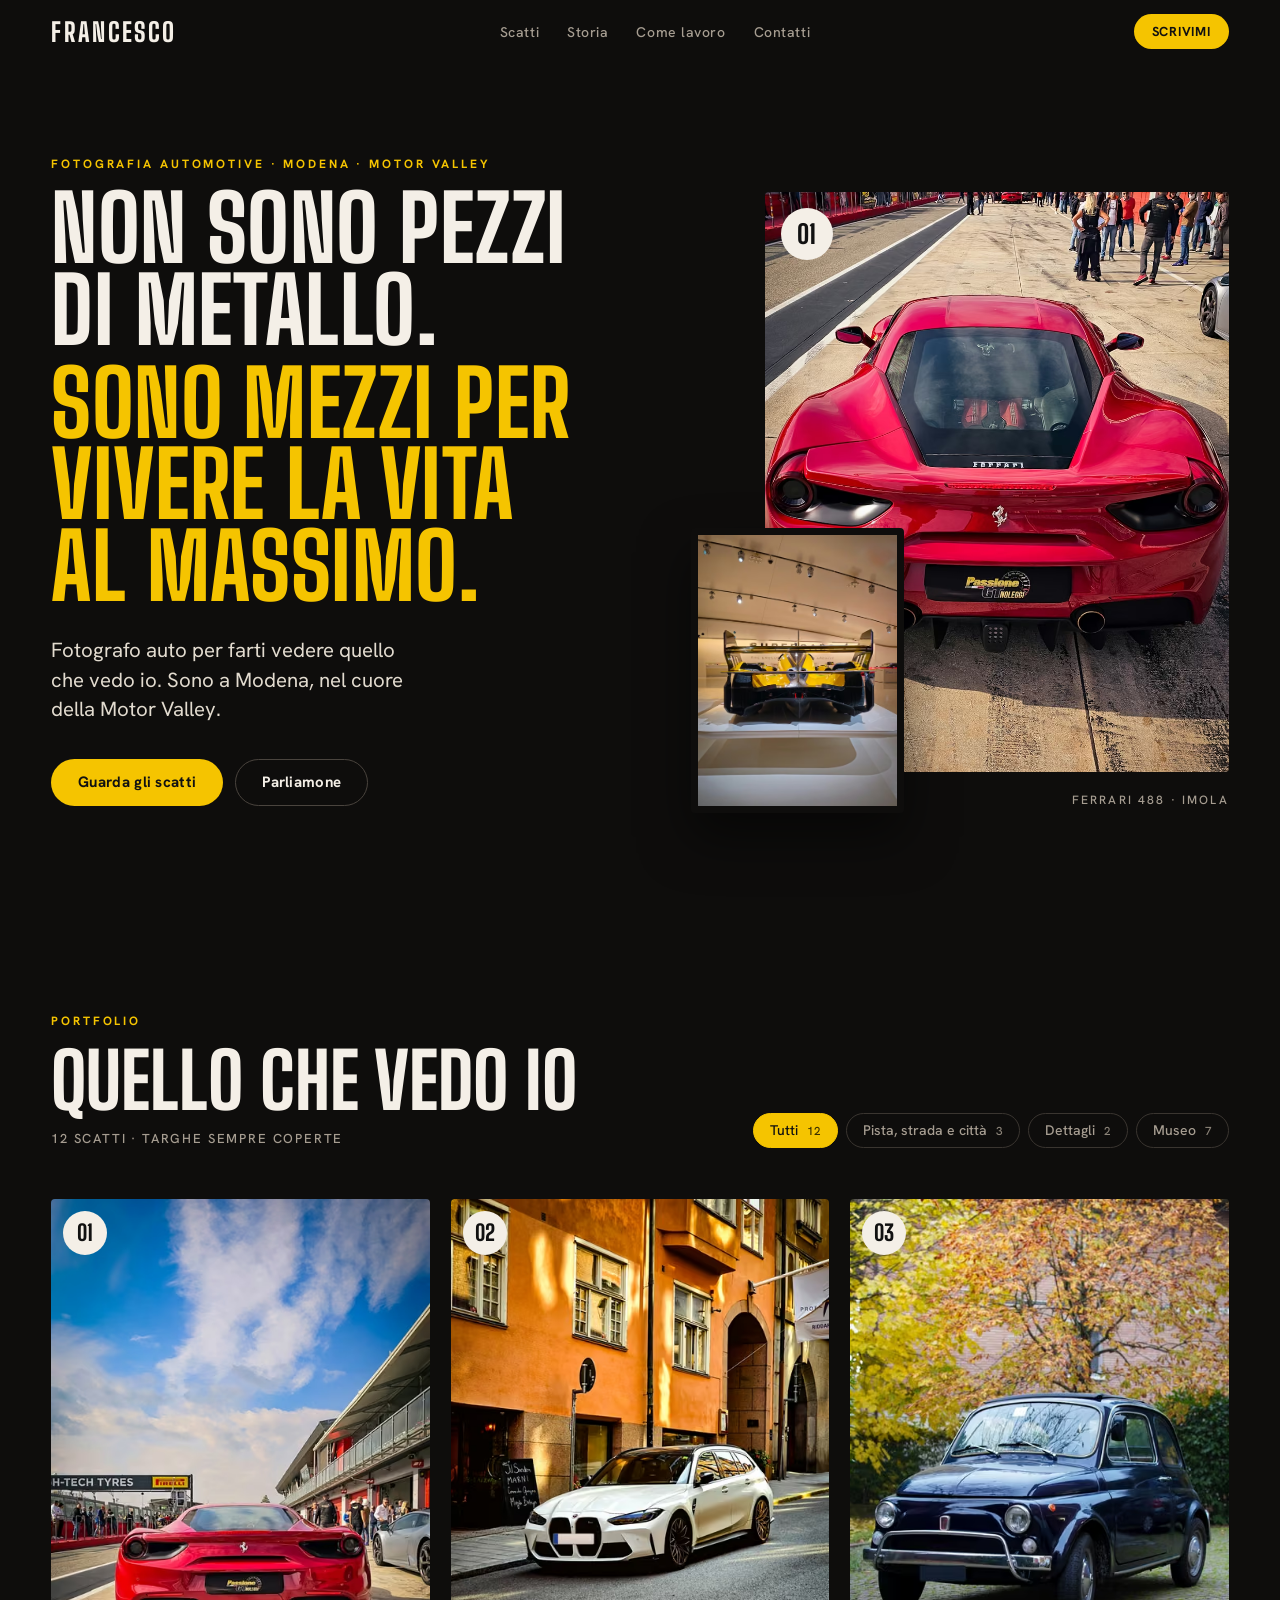
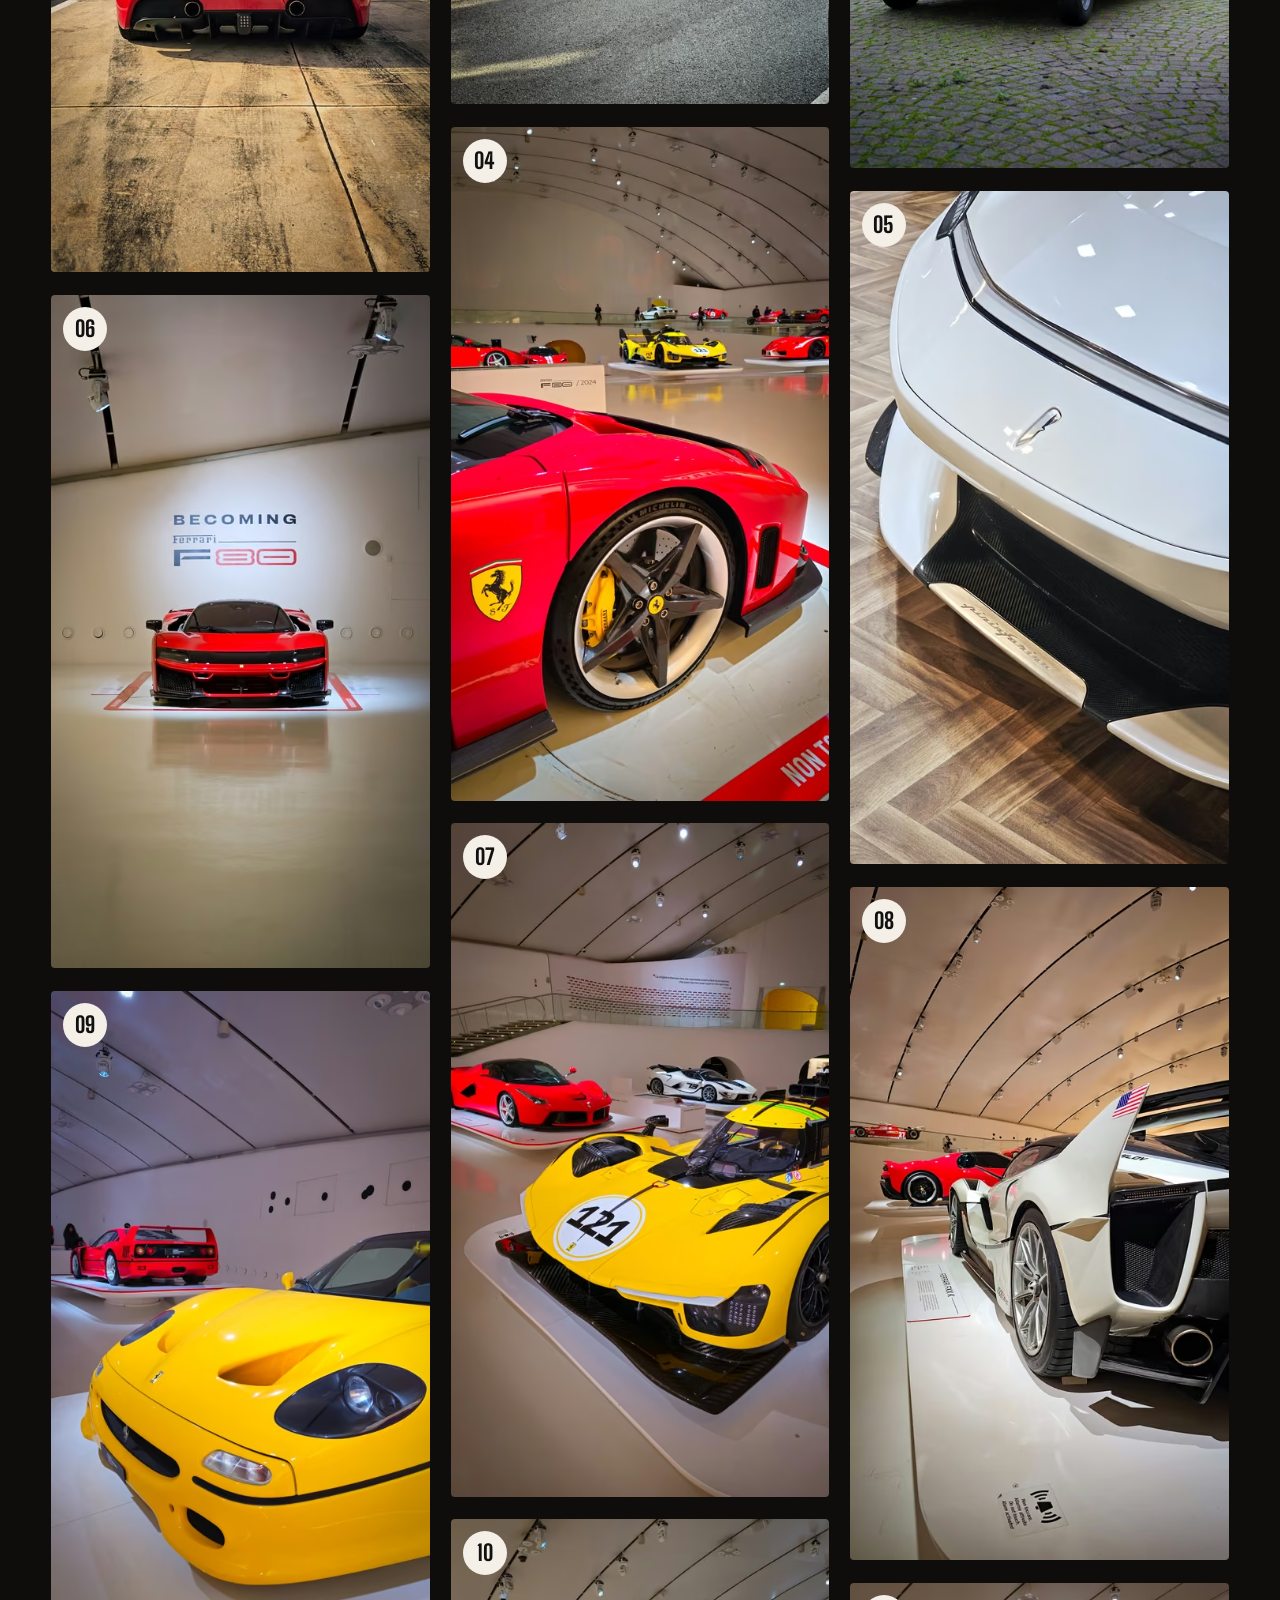
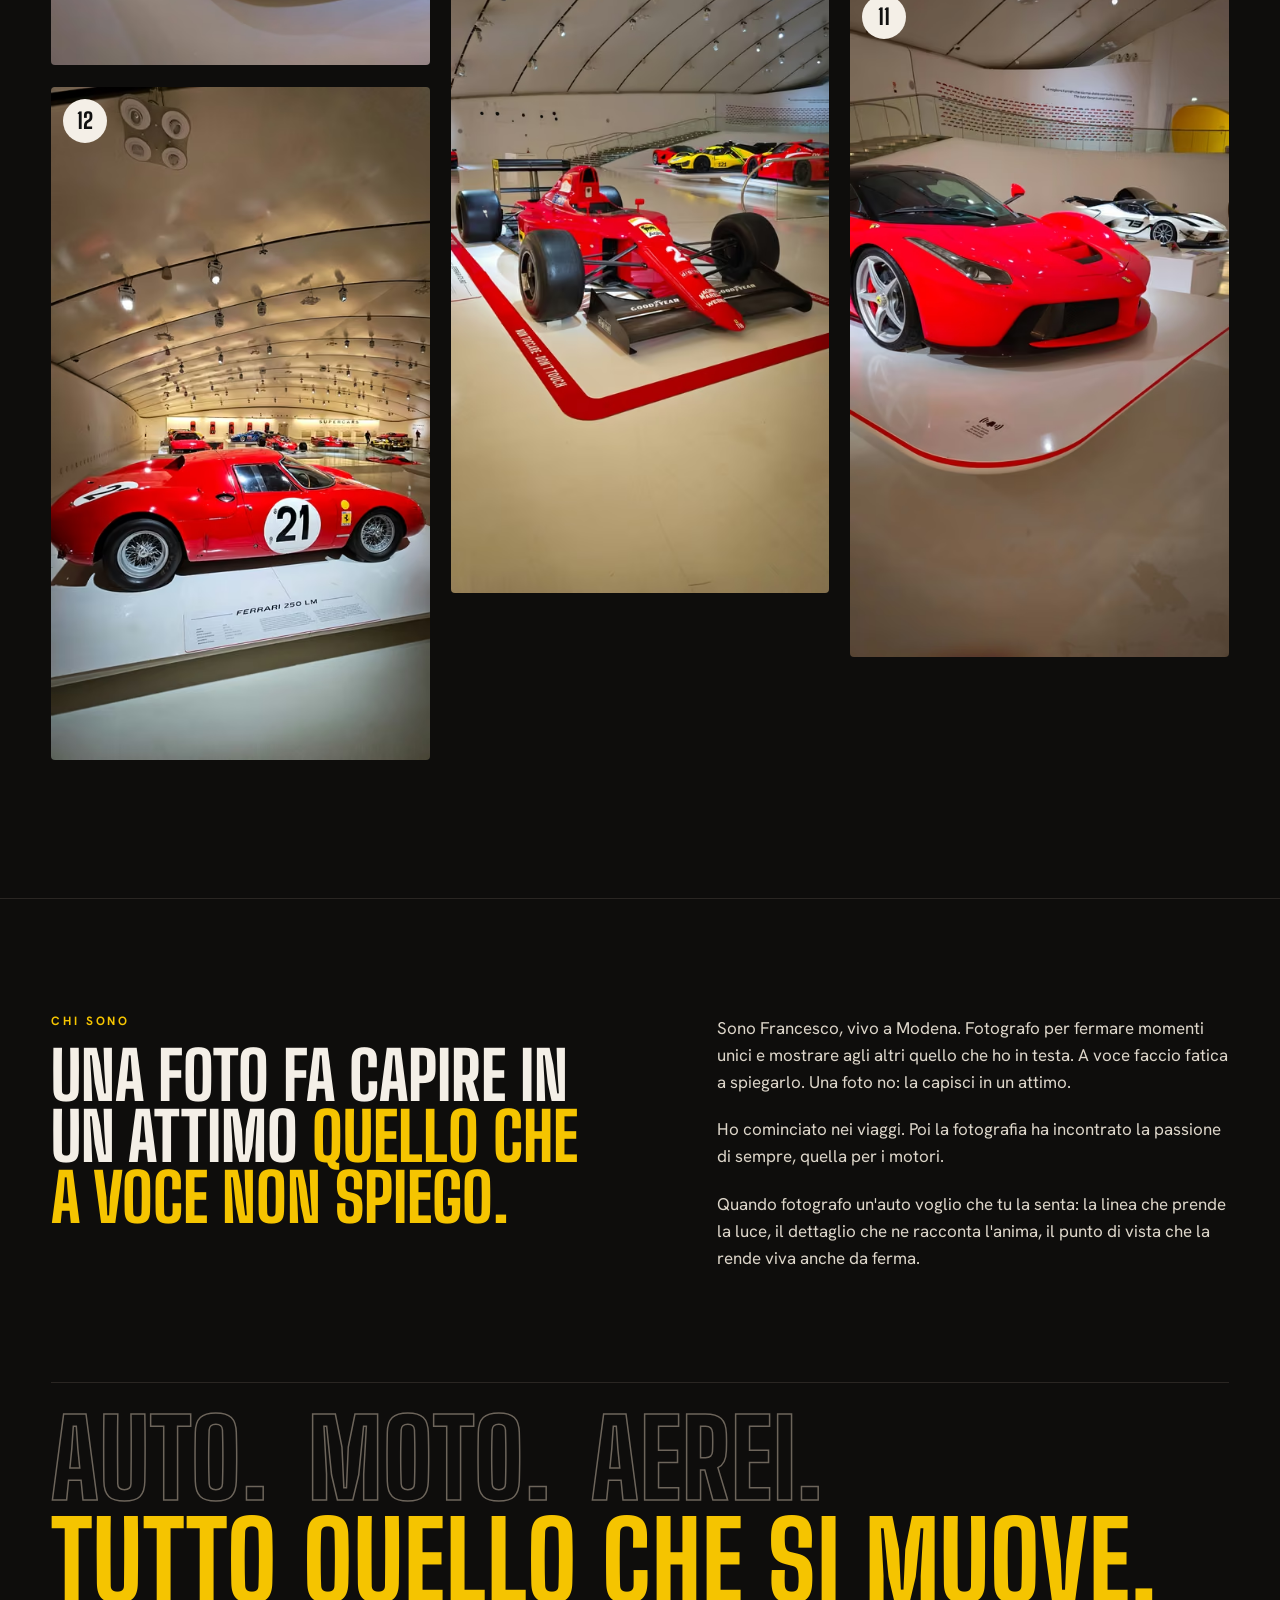
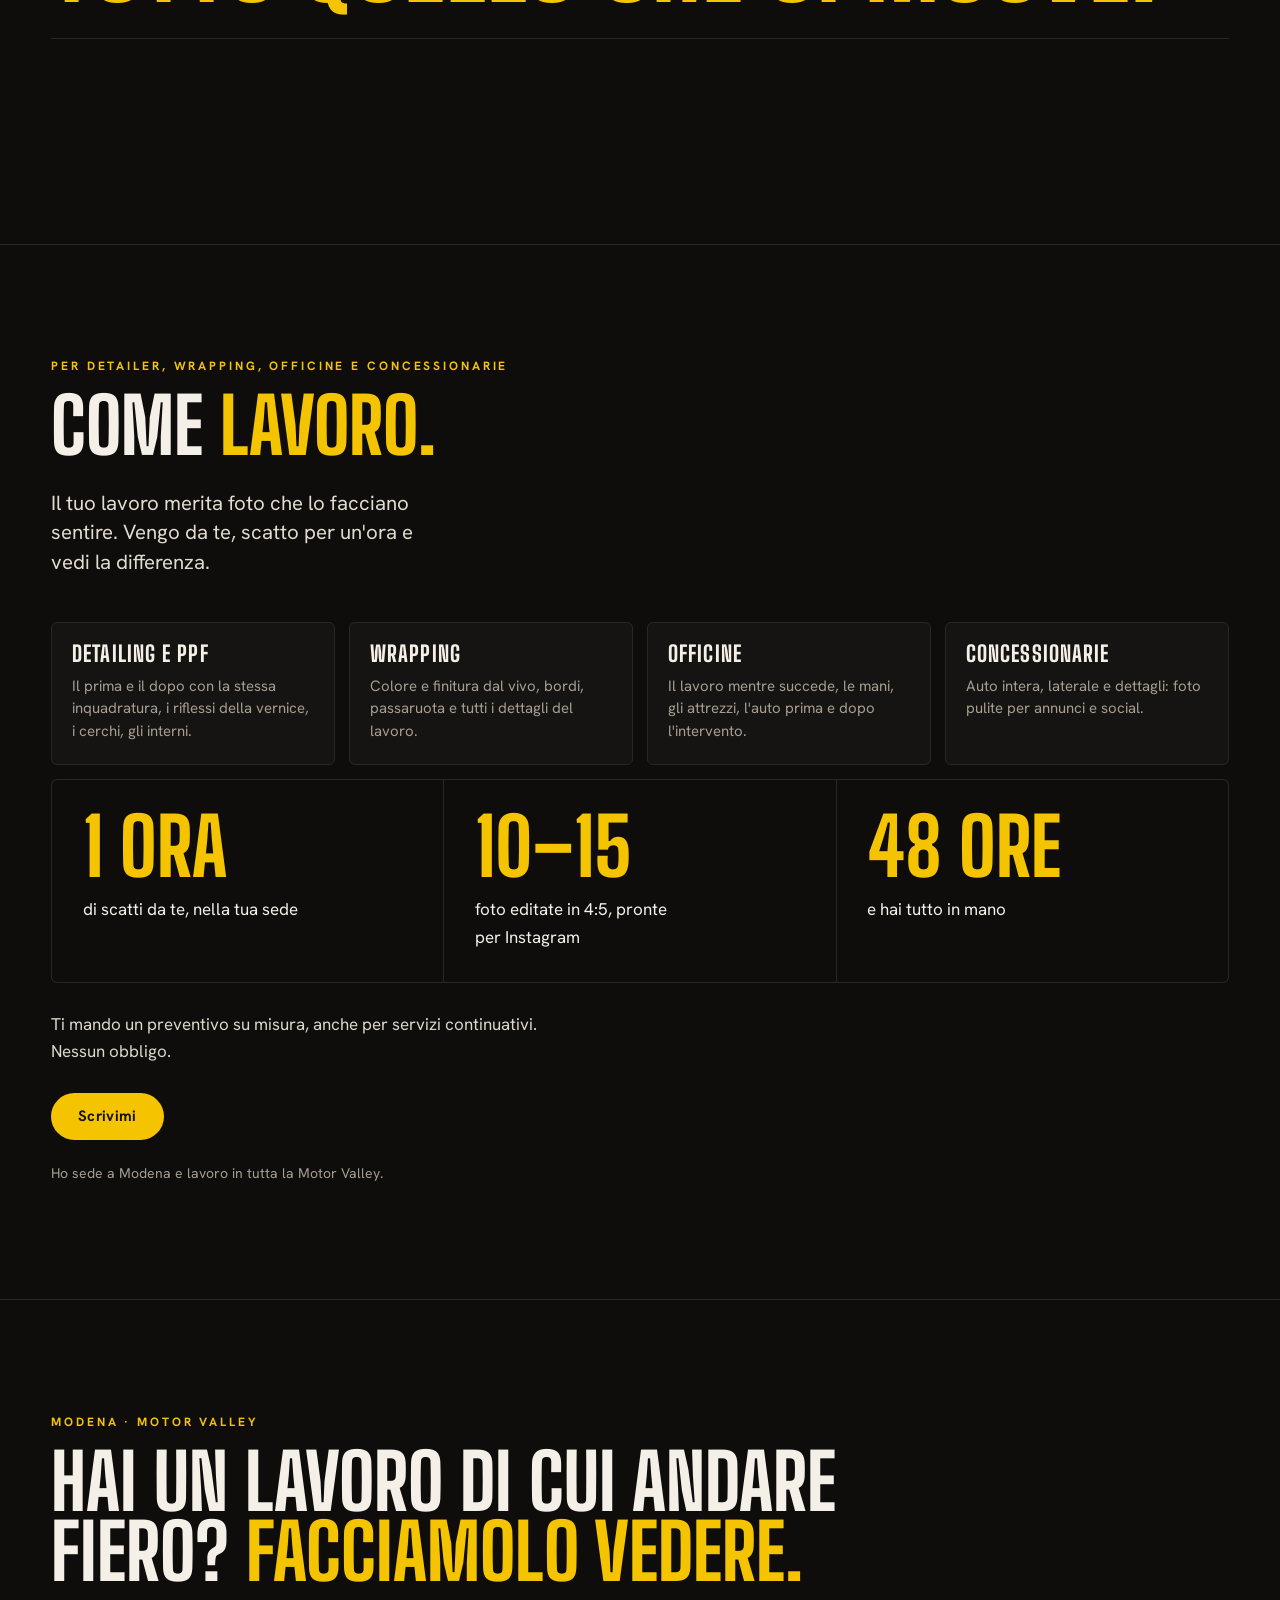
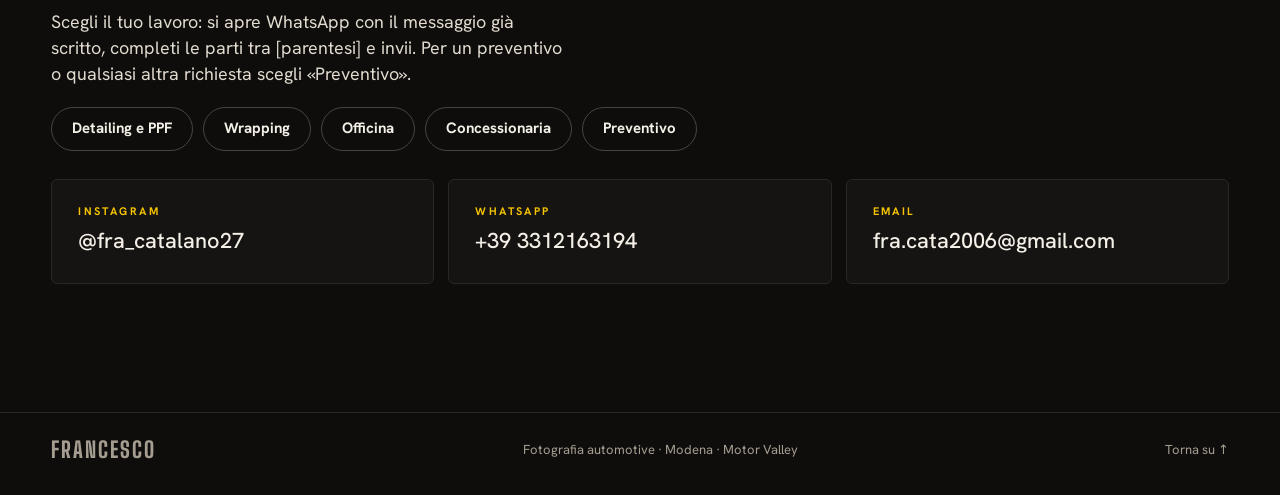
<file: index.html>
<!DOCTYPE html>
<html lang="it">
<head>
<meta charset="utf-8">
<meta name="viewport" content="width=device-width, initial-scale=1">
<title>Francesco · Fotografo auto a Modena, Motor Valley</title>
<meta name="description" content="Foto di auto per detailer, wrapping, officine e concessionarie a Modena, nella Motor Valley. Un'ora da te, 10-15 foto in 48 ore.">
<meta name="theme-color" content="#0e0d0c">
<meta name="color-scheme" content="dark">
<link rel="icon" href="favicon.svg" type="image/svg+xml">
<link rel="apple-touch-icon" href="apple-touch-icon.png">
<link rel="canonical" href="https://cataaa06.github.io/portfolio/">

<meta property="og:type" content="website">
<meta property="og:locale" content="it_IT">
<meta property="og:site_name" content="Francesco · Fotografia automotive">
<meta property="og:title" content="Francesco · Fotografo auto a Modena, Motor Valley">
<meta property="og:description" content="Non sono pezzi di metallo. Sono mezzi per vivere la vita al massimo. Un'ora da te, 10-15 foto in 48 ore.">
<meta property="og:url" content="https://cataaa06.github.io/portfolio/">
<meta property="og:image" content="https://cataaa06.github.io/portfolio/assets/og.jpg?v=3">
<meta property="og:image:width" content="1200">
<meta property="og:image:height" content="630">
<meta property="og:image:alt" content="Scritta «Non sono pezzi di metallo. Sono mezzi per vivere la vita al massimo» accanto a una Ferrari 488 ai box di Imola e a una Ferrari 499P gialla.">
<meta name="twitter:card" content="summary_large_image">
<meta name="twitter:title" content="Francesco · Fotografo auto a Modena, Motor Valley">
<meta name="twitter:description" content="Fotografo auto per farti vedere quello che vedo io. Un'ora da te, 10-15 foto in 48 ore.">
<meta name="twitter:image" content="https://cataaa06.github.io/portfolio/assets/og.jpg?v=3">
<meta name="twitter:image:alt" content="Scritta «Non sono pezzi di metallo. Sono mezzi per vivere la vita al massimo» accanto a una Ferrari 488 ai box di Imola e a una Ferrari 499P gialla.">

<link rel="preload" href="assets/fonts/big-shoulders-display-latin-800-normal.woff2" as="font" type="font/woff2" crossorigin>
<link rel="preload" href="assets/fonts/hanken-grotesk-latin-400-normal.woff2" as="font" type="font/woff2" crossorigin>
<!-- preload:start -->
<link rel="preload" as="image" type="image/avif" href="assets/img/ha-900.avif"
      imagesrcset="assets/img/ha-480.avif 480w, assets/img/ha-900.avif 900w, assets/img/ha-full.avif 1217w" imagesizes="(max-width: 560px) 88vw, (max-width: 1000px) 460px, 520px" fetchpriority="high">
<!-- preload:end -->
<link rel="stylesheet" href="assets/css/style.css?v=8">

<!-- ld:start -->
<script type="application/ld+json">
{"@context":"https://schema.org","@graph":[{"@type":"Person","@id":"https://cataaa06.github.io/portfolio/#francesco","name":"Francesco","jobTitle":"Fotografo automotive","url":"https://cataaa06.github.io/portfolio/","description":"Fotografo auto a Modena, nella Motor Valley.","address":{"@type":"PostalAddress","addressLocality":"Modena","addressCountry":"IT"},"email":"fra.cata2006@gmail.com","sameAs":["https://instagram.com/fra_catalano27"]},{"@type":"ImageGallery","@id":"https://cataaa06.github.io/portfolio/#scatti","name":"Quello che vedo io","url":"https://cataaa06.github.io/portfolio/#scatti","inLanguage":"it","creator":{"@id":"https://cataaa06.github.io/portfolio/#francesco"},"image":[{"@type":"ImageObject","contentUrl":"https://cataaa06.github.io/portfolio/assets/img/01-full.webp","name":"Ferrari 488","caption":"A pelo d'asfalto, ai box di Imola","description":"Ferrari 488 vista da dietro, dal basso, ai box di Imola","creator":{"@id":"https://cataaa06.github.io/portfolio/#francesco"}},{"@type":"ImageObject","contentUrl":"https://cataaa06.github.io/portfolio/assets/img/02-full.webp","name":"BMW M3 Touring","caption":"Bianca contro un muro arancione","description":"BMW M3 Touring bianca davanti a un muro arancione","creator":{"@id":"https://cataaa06.github.io/portfolio/#francesco"}},{"@type":"ImageObject","contentUrl":"https://cataaa06.github.io/portfolio/assets/img/03-full.webp","name":"Fiat 500","caption":"Blu profondo, un cortile d'autunno, il tempo che rallenta","description":"Fiat 500 d'epoca blu scuro in un cortile d'autunno","creator":{"@id":"https://cataaa06.github.io/portfolio/#francesco"}},{"@type":"ImageObject","contentUrl":"https://cataaa06.github.io/portfolio/assets/img/04-full.webp","name":"Dettaglio ruota","caption":"Scudetto, cerchio, pinza gialla: il cuore da vicino","description":"Ruota di una Ferrari rossa con scudetto e pinza gialla","creator":{"@id":"https://cataaa06.github.io/portfolio/#francesco"}},{"@type":"ImageObject","contentUrl":"https://cataaa06.github.io/portfolio/assets/img/05-full.webp","name":"Pininfarina","caption":"La firma, in un dettaglio","description":"Dettaglio della scritta Pininfarina su un'auto bianca","creator":{"@id":"https://cataaa06.github.io/portfolio/#francesco"}},{"@type":"ImageObject","contentUrl":"https://cataaa06.github.io/portfolio/assets/img/06-full.webp","name":"Ferrari F80","caption":"Ti guarda dritta negli occhi","description":"Ferrari F80 vista frontale sotto la scritta Becoming F80","creator":{"@id":"https://cataaa06.github.io/portfolio/#francesco"}},{"@type":"ImageObject","contentUrl":"https://cataaa06.github.io/portfolio/assets/img/07-full.webp","name":"Ferrari 499P","caption":"Il 121, così vicino che quasi lo senti","description":"Ferrari 499P gialla con il numero 121 in primo piano","creator":{"@id":"https://cataaa06.github.io/portfolio/#francesco"}},{"@type":"ImageObject","contentUrl":"https://cataaa06.github.io/portfolio/assets/img/08-full.webp","name":"Ferrari FXX K","caption":"Dal basso, con la bandiera sull'ala","description":"Ferrari FXX K bianca con la bandiera sull'ala, ripresa dal basso","creator":{"@id":"https://cataaa06.github.io/portfolio/#francesco"}},{"@type":"ImageObject","contentUrl":"https://cataaa06.github.io/portfolio/assets/img/09-full.webp","name":"Ferrari F50","caption":"Giallo acceso, con una F40 che osserva da dietro","description":"Ferrari F50 gialla in primo piano con una F40 rossa sullo sfondo","creator":{"@id":"https://cataaa06.github.io/portfolio/#francesco"}},{"@type":"ImageObject","contentUrl":"https://cataaa06.github.io/portfolio/assets/img/10-full.webp","name":"Ferrari F1-90","caption":"Rossa, in diagonale: sembra già in movimento","description":"Monoposto Ferrari F1-90 rossa in diagonale sul riquadro","creator":{"@id":"https://cataaa06.github.io/portfolio/#francesco"}},{"@type":"ImageObject","contentUrl":"https://cataaa06.github.io/portfolio/assets/img/11-full.webp","name":"LaFerrari","caption":"Il muso che ti viene incontro","description":"LaFerrari rossa vista dal muso, in primo piano","creator":{"@id":"https://cataaa06.github.io/portfolio/#francesco"}},{"@type":"ImageObject","contentUrl":"https://cataaa06.github.io/portfolio/assets/img/12-full.webp","name":"Ferrari 250 LM","caption":"Di profilo, numero 21: pura linea","description":"Ferrari 250 LM rossa con il numero 21, di profilo","creator":{"@id":"https://cataaa06.github.io/portfolio/#francesco"}}]}]}
</script>
<!-- ld:end -->
</head>
<body>

<a class="skip" href="#main">Vai ai contenuti</a>

<header class="bar" id="top">
  <a class="mark" href="#top" aria-label="Francesco, torna in cima">Francesco</a>
  <nav class="nav" aria-label="Sezioni">
    <a href="#scatti">Scatti</a>
    <a href="#storia">Storia</a>
    <a href="#shooting">Come lavoro</a>
    <a href="#contatti">Contatti</a>
  </nav>
  <div class="bar-end">
    <button class="menu-btn" type="button" popovertarget="menu" aria-label="Menu">
      <svg width="22" height="22" viewBox="0 0 22 22" aria-hidden="true" focusable="false"><path d="M3 7h16M3 15h16" stroke="currentColor" stroke-width="2" stroke-linecap="round"/></svg>
    </button>
    <a class="pill" href="#contatti">Scrivimi</a>
  </div>
  <nav class="menu" id="menu" popover aria-label="Sezioni">
    <a href="#scatti">Scatti</a>
    <a href="#storia">Storia</a>
    <a href="#shooting">Come lavoro</a>
    <a href="#contatti">Contatti</a>
  </nav>
</header>

<main id="main" tabindex="-1">

  <!-- HERO -->
  <section class="hero" aria-labelledby="h-hero">
    <div class="hero-copy">
      <p class="eyebrow">Fotografia automotive · Modena · Motor Valley</p>
      <h1 id="h-hero"><span class="ln">Non sono pezzi di metallo.</span> <span class="ln g">Sono mezzi per vivere la vita al massimo.</span></h1>
      <p class="lead">Fotografo auto per farti vedere quello che vedo io. Sono a Modena, nel cuore della Motor Valley.</p>
      <div class="cta">
        <a class="btn primary" href="#scatti">Guarda gli scatti</a>
        <a class="btn ghost" href="#contatti">Parliamone</a>
      </div>
    </div>
    <figure class="hero-art">
      <!-- hero:start -->
      <picture>
        <source type="image/avif" srcset="assets/img/ha-480.avif 480w, assets/img/ha-900.avif 900w, assets/img/ha-full.avif 1217w" sizes="(max-width: 560px) 88vw, (max-width: 1000px) 460px, 520px">
        <img src="assets/img/ha-900.webp" srcset="assets/img/ha-480.webp 480w, assets/img/ha-900.webp 900w, assets/img/ha-full.webp 1217w" sizes="(max-width: 560px) 88vw, (max-width: 1000px) 460px, 520px" width="900" height="1597" alt="Ferrari 488 vista da dietro, molto vicina e dal basso, ai box di Imola" class="a" fetchpriority="high" decoding="async">
      </picture>
      <picture>
        <source type="image/avif" srcset="assets/img/hb-480.avif 480w, assets/img/hb-900.avif 900w" sizes="(max-width: 1000px) 212px, 240px">
        <img src="assets/img/hb-900.webp" srcset="assets/img/hb-480.webp 480w, assets/img/hb-900.webp 900w" sizes="(max-width: 1000px) 212px, 240px" width="900" height="1599" alt="Vettura gialla con grande alettone posteriore, vista da dietro, al museo" class="b" decoding="async">
      </picture>
<!-- hero:end -->
      <span class="roundel">01</span>
      <figcaption>Ferrari 488 · Imola</figcaption>
    </figure>
  </section>

  <!-- SCATTI -->
  <section class="sec" id="scatti" aria-labelledby="h-scatti">
    <div class="sec-head">
      <div>
        <p class="eyebrow">Portfolio</p>
        <h2 id="h-scatti">Quello che vedo io</h2>
<!-- meta:start -->
        <p class="sec-meta">12 scatti · targhe sempre coperte</p>
<!-- meta:end -->
      </div>
      <div class="chips" role="group" aria-label="Filtra per tipo">
<!-- chips:start -->
        <button class="chip" type="button" data-f="all" aria-pressed="true">Tutti <small>12</small></button>
        <button class="chip" type="button" data-f="pista" aria-pressed="false">Pista, strada e città <small>3</small></button>
        <button class="chip" type="button" data-f="dettagli" aria-pressed="false">Dettagli <small>2</small></button>
        <button class="chip" type="button" data-f="museo" aria-pressed="false">Museo <small>7</small></button>
<!-- chips:end -->
      </div>
    </div>

    <div class="wall" id="wall">
<!-- gallery:start -->
      <a class="shot" data-cat="pista" data-n="01" data-title="Ferrari 488" data-cap="A pelo d&#x27;asfalto, ai box di Imola" data-exif="" href="assets/img/01-full.webp" data-avif="assets/img/01-full.avif" aria-haspopup="dialog">
        <picture>
          <source type="image/avif" srcset="assets/img/01-480.avif 480w, assets/img/01-900.avif 900w" sizes="(max-width: 1000px) 50vw, 33vw">
          <img src="assets/img/01-900.webp" srcset="assets/img/01-480.webp 480w, assets/img/01-900.webp 900w" sizes="(max-width: 1000px) 50vw, 33vw" width="900" height="1597" alt="Ferrari 488 vista da dietro, dal basso, ai box di Imola" loading="lazy" decoding="async">
        </picture>
        <span class="roundel" aria-hidden="true">01</span><span class="cap" aria-hidden="true"><b>Ferrari 488</b> Imola</span>
      </a>
      <a class="shot" data-cat="pista" data-n="02" data-title="BMW M3 Touring" data-cap="Bianca contro un muro arancione" data-exif="" href="assets/img/02-full.webp" data-avif="assets/img/02-full.avif" aria-haspopup="dialog">
        <picture>
          <source type="image/avif" srcset="assets/img/02-480.avif 480w, assets/img/02-900.avif 900w" sizes="(max-width: 1000px) 50vw, 33vw">
          <img src="assets/img/02-900.webp" srcset="assets/img/02-480.webp 480w, assets/img/02-900.webp 900w" sizes="(max-width: 1000px) 50vw, 33vw" width="900" height="1199" alt="BMW M3 Touring bianca davanti a un muro arancione" loading="lazy" decoding="async">
        </picture>
        <span class="roundel" aria-hidden="true">02</span><span class="cap" aria-hidden="true"><b>BMW M3 Touring</b> Strada</span>
      </a>
      <a class="shot" data-cat="pista" data-n="03" data-title="Fiat 500" data-cap="Blu profondo, un cortile d&#x27;autunno, il tempo che rallenta" data-exif="" href="assets/img/03-full.webp" data-avif="assets/img/03-full.avif" aria-haspopup="dialog">
        <picture>
          <source type="image/avif" srcset="assets/img/03-480.avif 480w, assets/img/03-900.avif 900w" sizes="(max-width: 1000px) 50vw, 33vw">
          <img src="assets/img/03-900.webp" srcset="assets/img/03-480.webp 480w, assets/img/03-900.webp 900w" sizes="(max-width: 1000px) 50vw, 33vw" width="900" height="1350" alt="Fiat 500 d&#x27;epoca blu scuro in un cortile d&#x27;autunno" loading="lazy" decoding="async">
        </picture>
        <span class="roundel" aria-hidden="true">03</span><span class="cap" aria-hidden="true"><b>Fiat 500</b> Città</span>
      </a>
      <a class="shot" data-cat="dettagli" data-n="04" data-title="Dettaglio ruota" data-cap="Scudetto, cerchio, pinza gialla: il cuore da vicino" data-exif="" href="assets/img/04-full.webp" data-avif="assets/img/04-full.avif" aria-haspopup="dialog">
        <picture>
          <source type="image/avif" srcset="assets/img/04-480.avif 480w, assets/img/04-900.avif 900w" sizes="(max-width: 1000px) 50vw, 33vw">
          <img src="assets/img/04-900.webp" srcset="assets/img/04-480.webp 480w, assets/img/04-900.webp 900w" sizes="(max-width: 1000px) 50vw, 33vw" width="900" height="1599" alt="Ruota di una Ferrari rossa con scudetto e pinza gialla" loading="lazy" decoding="async">
        </picture>
        <span class="roundel" aria-hidden="true">04</span><span class="cap" aria-hidden="true"><b>Dettaglio ruota</b> Dettaglio</span>
      </a>
      <a class="shot" data-cat="dettagli" data-n="05" data-title="Pininfarina" data-cap="La firma, in un dettaglio" data-exif="" href="assets/img/05-full.webp" data-avif="assets/img/05-full.avif" aria-haspopup="dialog">
        <picture>
          <source type="image/avif" srcset="assets/img/05-480.avif 480w, assets/img/05-900.avif 900w" sizes="(max-width: 1000px) 50vw, 33vw">
          <img src="assets/img/05-900.webp" srcset="assets/img/05-480.webp 480w, assets/img/05-900.webp 900w" sizes="(max-width: 1000px) 50vw, 33vw" width="900" height="1597" alt="Dettaglio della scritta Pininfarina su un&#x27;auto bianca" loading="lazy" decoding="async">
        </picture>
        <span class="roundel" aria-hidden="true">05</span><span class="cap" aria-hidden="true"><b>Pininfarina</b> Dettaglio</span>
      </a>
      <a class="shot" data-cat="museo" data-n="06" data-title="Ferrari F80" data-cap="Ti guarda dritta negli occhi" data-exif="" href="assets/img/06-full.webp" data-avif="assets/img/06-full.avif" aria-haspopup="dialog">
        <picture>
          <source type="image/avif" srcset="assets/img/06-480.avif 480w, assets/img/06-900.avif 900w" sizes="(max-width: 1000px) 50vw, 33vw">
          <img src="assets/img/06-900.webp" srcset="assets/img/06-480.webp 480w, assets/img/06-900.webp 900w" sizes="(max-width: 1000px) 50vw, 33vw" width="900" height="1597" alt="Ferrari F80 vista frontale sotto la scritta Becoming F80" loading="lazy" decoding="async">
        </picture>
        <span class="roundel" aria-hidden="true">06</span><span class="cap" aria-hidden="true"><b>Ferrari F80</b> Museo</span>
      </a>
      <a class="shot" data-cat="museo" data-n="07" data-title="Ferrari 499P" data-cap="Il 121, così vicino che quasi lo senti" data-exif="" href="assets/img/07-full.webp" data-avif="assets/img/07-full.avif" aria-haspopup="dialog">
        <picture>
          <source type="image/avif" srcset="assets/img/07-480.avif 480w, assets/img/07-900.avif 900w" sizes="(max-width: 1000px) 50vw, 33vw">
          <img src="assets/img/07-900.webp" srcset="assets/img/07-480.webp 480w, assets/img/07-900.webp 900w" sizes="(max-width: 1000px) 50vw, 33vw" width="900" height="1599" alt="Ferrari 499P gialla con il numero 121 in primo piano" loading="lazy" decoding="async">
        </picture>
        <span class="roundel" aria-hidden="true">07</span><span class="cap" aria-hidden="true"><b>Ferrari 499P</b> Museo</span>
      </a>
      <a class="shot" data-cat="museo" data-n="08" data-title="Ferrari FXX K" data-cap="Dal basso, con la bandiera sull&#x27;ala" data-exif="" href="assets/img/08-full.webp" data-avif="assets/img/08-full.avif" aria-haspopup="dialog">
        <picture>
          <source type="image/avif" srcset="assets/img/08-480.avif 480w, assets/img/08-900.avif 900w" sizes="(max-width: 1000px) 50vw, 33vw">
          <img src="assets/img/08-900.webp" srcset="assets/img/08-480.webp 480w, assets/img/08-900.webp 900w" sizes="(max-width: 1000px) 50vw, 33vw" width="900" height="1597" alt="Ferrari FXX K bianca con la bandiera sull&#x27;ala, ripresa dal basso" loading="lazy" decoding="async">
        </picture>
        <span class="roundel" aria-hidden="true">08</span><span class="cap" aria-hidden="true"><b>Ferrari FXX K</b> Museo</span>
      </a>
      <a class="shot" data-cat="museo" data-n="09" data-title="Ferrari F50" data-cap="Giallo acceso, con una F40 che osserva da dietro" data-exif="" href="assets/img/09-full.webp" data-avif="assets/img/09-full.avif" aria-haspopup="dialog">
        <picture>
          <source type="image/avif" srcset="assets/img/09-480.avif 480w, assets/img/09-900.avif 900w" sizes="(max-width: 1000px) 50vw, 33vw">
          <img src="assets/img/09-900.webp" srcset="assets/img/09-480.webp 480w, assets/img/09-900.webp 900w" sizes="(max-width: 1000px) 50vw, 33vw" width="900" height="1599" alt="Ferrari F50 gialla in primo piano con una F40 rossa sullo sfondo" loading="lazy" decoding="async">
        </picture>
        <span class="roundel" aria-hidden="true">09</span><span class="cap" aria-hidden="true"><b>Ferrari F50</b> Museo</span>
      </a>
      <a class="shot" data-cat="museo" data-n="10" data-title="Ferrari F1-90" data-cap="Rossa, in diagonale: sembra già in movimento" data-exif="" href="assets/img/10-full.webp" data-avif="assets/img/10-full.avif" aria-haspopup="dialog">
        <picture>
          <source type="image/avif" srcset="assets/img/10-480.avif 480w, assets/img/10-900.avif 900w" sizes="(max-width: 1000px) 50vw, 33vw">
          <img src="assets/img/10-900.webp" srcset="assets/img/10-480.webp 480w, assets/img/10-900.webp 900w" sizes="(max-width: 1000px) 50vw, 33vw" width="900" height="1599" alt="Monoposto Ferrari F1-90 rossa in diagonale sul riquadro" loading="lazy" decoding="async">
        </picture>
        <span class="roundel" aria-hidden="true">10</span><span class="cap" aria-hidden="true"><b>Ferrari F1-90</b> Museo</span>
      </a>
      <a class="shot" data-cat="museo" data-n="11" data-title="LaFerrari" data-cap="Il muso che ti viene incontro" data-exif="" href="assets/img/11-full.webp" data-avif="assets/img/11-full.avif" aria-haspopup="dialog">
        <picture>
          <source type="image/avif" srcset="assets/img/11-480.avif 480w, assets/img/11-900.avif 900w" sizes="(max-width: 1000px) 50vw, 33vw">
          <img src="assets/img/11-900.webp" srcset="assets/img/11-480.webp 480w, assets/img/11-900.webp 900w" sizes="(max-width: 1000px) 50vw, 33vw" width="900" height="1599" alt="LaFerrari rossa vista dal muso, in primo piano" loading="lazy" decoding="async">
        </picture>
        <span class="roundel" aria-hidden="true">11</span><span class="cap" aria-hidden="true"><b>LaFerrari</b> Museo</span>
      </a>
      <a class="shot" data-cat="museo" data-n="12" data-title="Ferrari 250 LM" data-cap="Di profilo, numero 21: pura linea" data-exif="" href="assets/img/12-full.webp" data-avif="assets/img/12-full.avif" aria-haspopup="dialog">
        <picture>
          <source type="image/avif" srcset="assets/img/12-480.avif 480w, assets/img/12-900.avif 900w" sizes="(max-width: 1000px) 50vw, 33vw">
          <img src="assets/img/12-900.webp" srcset="assets/img/12-480.webp 480w, assets/img/12-900.webp 900w" sizes="(max-width: 1000px) 50vw, 33vw" width="900" height="1597" alt="Ferrari 250 LM rossa con il numero 21, di profilo" loading="lazy" decoding="async">
        </picture>
        <span class="roundel" aria-hidden="true">12</span><span class="cap" aria-hidden="true"><b>Ferrari 250 LM</b> Museo</span>
      </a>
<!-- gallery:end -->
    </div>
    <p class="sr-only" id="status" role="status" aria-live="polite"></p>
  </section>

  <!-- STORIA -->
  <section class="sec story" id="storia" aria-labelledby="h-storia">
    <div class="story-grid">
      <div>
        <p class="eyebrow">Chi sono</p>
        <h2 id="h-storia">Una foto fa capire in un attimo <span class="g">quello che a voce non spiego.</span></h2>
      </div>
      <div class="text">
        <p>Sono Francesco, vivo a Modena. Fotografo per fermare momenti unici e mostrare agli altri quello che ho in testa. A voce faccio fatica a spiegarlo. Una foto no: la capisci in un attimo.</p>
        <p>Ho cominciato nei viaggi. Poi la fotografia ha incontrato la passione di sempre, quella per i motori.</p>
        <p>Quando fotografo un'auto voglio che tu la senta: la linea che prende la luce, il dettaglio che ne racconta l'anima, il punto di vista che la rende viva anche da ferma.</p>
      </div>
    </div>
    <p class="words"><span class="w">Auto.</span> <span class="w">Moto.</span> <span class="w">Aerei.</span> <span class="w g">Tutto quello che si muove.</span></p>
  </section>

  <!-- SHOOTING -->
  <section class="sec offer" id="shooting" aria-labelledby="h-shooting">
    <p class="eyebrow">Per detailer, wrapping, officine e concessionarie</p>
    <h2 id="h-shooting">Come <span class="g">lavoro.</span></h2>
    <p class="lead">Il tuo lavoro merita foto che lo facciano sentire. Vengo da te, scatto per un'ora e vedi la differenza.</p>
    <ul class="for" aria-label="Cosa fotografo, per ogni lavoro">
      <li><b>Detailing e PPF</b> <span>Il prima e il dopo con la stessa inquadratura, i riflessi della vernice, i cerchi, gli interni.</span></li>
      <li><b>Wrapping</b> <span>Colore e finitura dal vivo, bordi, passaruota e tutti i dettagli del lavoro.</span></li>
      <li><b>Officine</b> <span>Il lavoro mentre succede, le mani, gli attrezzi, l'auto prima e dopo l'intervento.</span></li>
      <li><b>Concessionarie</b> <span>Auto intera, laterale e dettagli: foto pulite per annunci e social.</span></li>
    </ul>
    <ol class="steps">
      <li><b>1 ora</b> <span>di scatti da te, nella tua sede</span></li>
      <li><b>10–15</b> <span>foto editate in 4:5, pronte per Instagram</span></li>
      <li><b>48 ore</b> <span>e hai tutto in mano</span></li>
    </ol>
    <p class="after">Ti mando un preventivo su misura, anche per servizi continuativi. Nessun obbligo.</p>
    <a class="btn primary" href="#contatti">Scrivimi</a>
    <p class="area">Ho sede a Modena e lavoro in tutta la Motor Valley.</p>
  </section>

  <!-- CONTATTI -->
  <section class="sec contact" id="contatti" aria-labelledby="h-contatti">
    <p class="eyebrow">Modena · Motor Valley</p>
    <h2 id="h-contatti">Hai un lavoro di cui andare fiero? <span class="g">Facciamolo vedere.</span></h2>
<!-- contact:start -->
    <p class="lead small">Scegli il tuo lavoro: si apre WhatsApp con il messaggio già scritto, completi le parti tra [parentesi] e invii. Per un preventivo o qualsiasi altra richiesta scegli «Preventivo».</p>
    <div class="wa-row" role="group" aria-label="Scrivimi su WhatsApp, messaggio già scritto per">
      <a class="wa" href="https://wa.me/393312163194?text=Ciao%20Francesco%2C%20sono%20%5Bnome%5D%20e%20faccio%20detailing%20e%20PPF%20a%20%5Bcitt%C3%A0%5D.%20Vorrei%20parlare%20di%20un%20lavoro." rel="noopener">Detailing e PPF</a>
      <a class="wa" href="https://wa.me/393312163194?text=Ciao%20Francesco%2C%20sono%20%5Bnome%5D%20e%20faccio%20wrapping%20a%20%5Bcitt%C3%A0%5D.%20Vorrei%20parlare%20di%20un%20lavoro." rel="noopener">Wrapping</a>
      <a class="wa" href="https://wa.me/393312163194?text=Ciao%20Francesco%2C%20ho%20un%27officina%20a%20%5Bcitt%C3%A0%5D.%20Vorrei%20parlare%20di%20un%20lavoro." rel="noopener">Officina</a>
      <a class="wa" href="https://wa.me/393312163194?text=Ciao%20Francesco%2C%20lavoro%20in%20una%20concessionaria%20a%20%5Bcitt%C3%A0%5D.%20Vorrei%20parlare%20di%20un%20lavoro." rel="noopener">Concessionaria</a>
      <a class="wa" href="https://wa.me/393312163194?text=Ciao%20Francesco%2C%20vorrei%20un%20preventivo%20per%20%5Btipo%20di%20lavoro%5D%20a%20%5Bcitt%C3%A0%5D." rel="noopener">Preventivo</a>
    </div>
    <div class="cards">
      <a class="card" href="https://instagram.com/fra_catalano27" rel="noopener"><small>Instagram</small> <span>@fra_catalano27</span></a>
      <a class="card" href="https://wa.me/393312163194?text=Ciao%20Francesco%2C%20ti%20scrivo%20dal%20tuo%20portfolio.%20%5Bla%20tua%20richiesta%5D" rel="noopener"><small>WhatsApp</small> <span>+39 3312163194</span></a>
      <a class="card" href="mailto:fra.cata2006@gmail.com?subject=Richiesta%20di%20informazioni%20o%20preventivo&amp;body=Ciao%20Francesco%2C%0A%0Asono%20%5Bnome%5D%20e%20mi%20occupo%20di%20%5Blavoro%5D%20a%20%5Bcitt%C3%A0%5D.%0AVorrei%3A%20%5Bparlare%20di%20un%20lavoro%20%2F%20un%20preventivo%5D.%0A%0AGrazie"><small>Email</small> <span>fra.cata2006@gmail.com</span></a>
    </div>
<!-- contact:end -->
  </section>
</main>

<footer class="foot">
  <span class="mark sm">Francesco</span>
  <span>Fotografia automotive · Modena · Motor Valley</span>
  <a href="#top">Torna su ↑</a>
</footer>

<!-- Lightbox -->
<dialog class="lb" id="lb" aria-labelledby="lbTitle">
  <div class="lb-top">
    <span class="lb-count" id="lbCount" aria-live="polite"></span>
    <button class="lb-x" id="lbClose" type="button" aria-label="Chiudi">&times;</button>
  </div>
  <div class="lb-stage" id="lbStage">
    <button class="lb-nav prev" id="lbPrev" type="button" aria-label="Foto precedente">&#8592;</button>
    <picture class="lb-pic"><source id="lbSrc" type="image/avif"><img id="lbImg" alt=""></picture>
    <button class="lb-nav next" id="lbNext" type="button" aria-label="Foto successiva">&#8594;</button>
  </div>
  <div class="lb-cap"><span class="roundel" id="lbNum"></span><div aria-live="polite"><b id="lbTitle"></b> <span id="lbText"></span> <small class="lb-exif" id="lbExif"></small></div></div>
</dialog>

<script src="assets/js/motion.js?v=4" defer></script>
<script src="assets/js/main.js?v=4" defer></script>
</body>
</html>
</file>
<file: assets/css/style.css>
/* Direzione: grafite caldo, giallo Modena come unico accento, numeri nei tondi bianchi delle livree da corsa. */
@font-face{font-family:"Big Shoulders Display";font-weight:700;font-style:normal;font-display:swap;src:url("../fonts/big-shoulders-display-latin-700-normal.woff2") format("woff2")}
@font-face{font-family:"Big Shoulders Display";font-weight:800;font-style:normal;font-display:swap;src:url("../fonts/big-shoulders-display-latin-800-normal.woff2") format("woff2")}
@font-face{font-family:"Hanken Grotesk";font-weight:400;font-style:normal;font-display:swap;src:url("../fonts/hanken-grotesk-latin-400-normal.woff2") format("woff2")}
@font-face{font-family:"Hanken Grotesk";font-weight:500;font-style:normal;font-display:swap;src:url("../fonts/hanken-grotesk-latin-500-normal.woff2") format("woff2")}
@font-face{font-family:"Hanken Grotesk";font-weight:700;font-style:normal;font-display:swap;src:url("../fonts/hanken-grotesk-latin-700-normal.woff2") format("woff2")}

:root{
  --ink:#0e0d0c;
  --ink2:#161412;
  --line:#2a2623;
  --paper:#f4efe7;
  --mute:#a69d91;
  --giallo:#f5c400;
  --display:"Big Shoulders Display","Arial Narrow",Impact,sans-serif;
  --body:"Hanken Grotesk",system-ui,-apple-system,"Segoe UI",sans-serif;
  --gut:clamp(18px,4vw,56px);
  --max:1360px;
  color-scheme:dark;
}
*{box-sizing:border-box}
html{overflow-x:clip;scroll-behavior:smooth;scroll-padding-top:76px;-webkit-text-size-adjust:100%}
body{margin:0;background:var(--ink);color:var(--paper);font:400 17px/1.6 var(--body);-webkit-font-smoothing:antialiased}
img{display:block;max-width:100%;height:auto}
a{color:inherit}
:focus-visible{outline:2px solid var(--giallo);outline-offset:3px}
.g{color:var(--giallo)}

/* header */
.bar{position:fixed;inset:0 0 auto 0;z-index:20;display:flex;align-items:center;justify-content:space-between;gap:20px;
  padding:14px var(--gut);transition:background .25s,border-color .25s;border-bottom:1px solid transparent}
.bar.on{background:rgba(14,13,12,.82);backdrop-filter:blur(14px);-webkit-backdrop-filter:blur(14px);border-color:var(--line)}
.mark{font:800 26px/1 var(--display);letter-spacing:.09em;text-transform:uppercase;text-decoration:none}
.mark.sm{font-size:22px}
.nav{display:flex;gap:28px}
.nav a{font:500 14px/1 var(--body);letter-spacing:.04em;color:var(--mute);text-decoration:none;padding:8px 0}
.nav a:hover{color:var(--paper)}
.pill{font:700 13px/1 var(--body);letter-spacing:.06em;text-transform:uppercase;text-decoration:none;
  background:var(--giallo);color:#111;padding:11px 18px;border-radius:999px;transition:background .15s}
.pill:hover{background:var(--paper)}
.bar-end{display:flex;align-items:center;gap:10px}
.menu-btn{display:none;place-items:center;width:44px;height:44px;padding:0;border:1px solid #3a3530;border-radius:50%;background:transparent;color:var(--paper);cursor:pointer}
.menu-btn:hover{border-color:var(--giallo);color:var(--giallo)}
.menu{position:fixed;inset:auto;top:68px;left:var(--gut);right:var(--gut);width:auto;margin:0;padding:8px;border:1px solid var(--line);border-radius:12px;
  background:rgba(22,20,18,.97);color:var(--paper);box-shadow:0 24px 60px rgba(0,0,0,.55)}
.menu::backdrop{background:rgba(10,9,8,.45)}
.menu a{display:block;padding:15px 16px;border-radius:8px;font:500 17px/1 var(--body);text-decoration:none}
.menu a:hover{background:var(--ink)}
@supports not selector(:popover-open){.menu-btn{display:none !important}}

/* accessibilità di base */
.skip{position:absolute;left:12px;top:-64px;z-index:40;padding:12px 18px;border-radius:999px;background:var(--giallo);color:#111;font:700 14px/1 var(--body);text-decoration:none}
.skip:focus{top:12px}
.sr-only{position:absolute;width:1px;height:1px;margin:-1px;padding:0;overflow:hidden;clip-path:inset(50%);white-space:nowrap;border:0}
main:focus{outline:none}

/* tipografia comune */
.eyebrow{margin:0 0 18px;font:700 12px/1 var(--body);letter-spacing:.24em;text-transform:uppercase;color:var(--giallo)}
h1,h2{margin:0;font-family:var(--display);font-weight:800;text-transform:uppercase;text-wrap:balance}
.lead{font-size:clamp(18px,1.6vw,22px);line-height:1.45;color:#e2dbcf;max-width:34ch;margin:28px 0 0}
.roundel{display:grid;place-items:center;width:44px;height:44px;border-radius:50%;background:var(--paper);color:#111;
  font:800 22px/1 var(--display);font-variant-numeric:tabular-nums}

/* bottoni */
.cta{display:flex;flex-wrap:wrap;gap:12px;margin-top:34px}
.btn{display:inline-block;padding:15px 26px;border-radius:999px;font:700 15px/1 var(--body);letter-spacing:.02em;text-decoration:none;
  border:1px solid transparent;transition:background .15s,color .15s,border-color .15s}
.btn.primary{background:var(--giallo);color:#111}
.btn.primary:hover{background:var(--paper)}
.btn.ghost{border-color:#4a443e;color:var(--paper)}
.btn.ghost:hover{border-color:var(--giallo);color:var(--giallo)}

/* hero */
.hero{min-height:100svh;max-width:var(--max);margin:0 auto;padding:120px var(--gut) 56px;
  display:grid;grid-template-columns:minmax(0,7fr) minmax(0,5fr);gap:clamp(28px,5vw,80px);align-items:center}
.hero h1{font-size:clamp(46px,7.1vw,124px);line-height:.9;letter-spacing:.005em}
/* entrata solo con transform: il testo e la foto sono subito visibili (LCP) */
.hero h1 .ln{display:block;animation:rise .7s cubic-bezier(.2,.7,.2,1) both}
.hero h1 .ln.g{animation-delay:.08s;margin-top:.12em}
.hero .eyebrow,.hero .lead,.hero .cta{animation:rise .7s cubic-bezier(.2,.7,.2,1) .16s both}
.hero-art{position:relative;margin:0;justify-self:end;width:100%;max-width:520px;animation:rise .8s cubic-bezier(.2,.7,.2,1) .05s both}
.hero-art .a{width:100%;aspect-ratio:4/5;object-fit:cover;object-position:50% 62%;border-radius:4px}
.hero-art .b{position:absolute;left:-16%;bottom:-7%;width:46%;aspect-ratio:3/4;object-fit:cover;border:7px solid var(--ink);border-radius:4px;
  box-shadow:0 24px 50px rgba(0,0,0,.5)}
.hero-art .roundel{position:absolute;top:16px;left:16px;width:52px;height:52px;font-size:26px}
.hero-art figcaption{position:absolute;right:0;bottom:-34px;font:500 12px/1 var(--body);letter-spacing:.18em;text-transform:uppercase;color:var(--mute)}
@keyframes rise{from{transform:translateY(20px)}to{transform:none}}

/* sezioni */
.sec{max-width:var(--max);margin:0 auto;padding:clamp(64px,9vw,128px) var(--gut)}
.sec h2{font-size:clamp(44px,6vw,96px);line-height:.92}
.sec-head{display:flex;flex-wrap:wrap;align-items:flex-end;justify-content:space-between;gap:24px;margin-bottom:clamp(28px,4vw,52px)}
.chips{display:flex;flex-wrap:wrap;gap:8px}
.chip{border:1px solid #3a3530;background:transparent;color:var(--mute);padding:9px 16px;border-radius:999px;cursor:pointer;
  font:500 14px/1 var(--body);transition:all .15s}
.chip small{margin-left:5px;color:#8c8479}
.chip:hover{color:var(--paper);border-color:var(--mute)}
.chip[aria-pressed="true"]{background:var(--giallo);border-color:var(--giallo);color:#111}
.chip[aria-pressed="true"] small{color:#3a3000}

/* galleria a colonne */
.wall{columns:3;column-gap:clamp(12px,1.6vw,22px)}
.shot{position:relative;display:block;break-inside:avoid;margin:0 0 clamp(12px,1.6vw,22px);overflow:hidden;border-radius:4px;background:var(--ink2);cursor:zoom-in}
.shot[hidden]{display:none}
/* con JS le foto sono distribuite in colonne nell'ordine di lettura (vedi main.js); senza JS restano le colonne CSS */
.wall.is-grid{columns:auto;display:grid;grid-template-columns:repeat(3,minmax(0,1fr));grid-auto-rows:8px;column-gap:clamp(12px,1.6vw,22px);row-gap:0}
.wall.is-grid .shot{margin:0;align-self:start}
.shot img{width:100%;height:auto;transition:transform .6s cubic-bezier(.2,.7,.2,1)}
.shot:hover img{transform:scale(1.035)}
.shot .roundel{position:absolute;top:12px;left:12px}
.shot .cap{position:absolute;inset:auto 0 0 0;padding:42px 16px 14px;background:linear-gradient(to top,rgba(10,9,8,.92) 0%,rgba(10,9,8,.74) 60%,transparent);text-shadow:0 1px 3px rgba(0,0,0,.55);
  font:500 12px/1.3 var(--body);letter-spacing:.14em;text-transform:uppercase;color:#e6dfd3;opacity:0;transform:translateY(8px);transition:all .3s}
.shot .cap b{display:block;font:800 22px/1 var(--display);letter-spacing:.05em;color:var(--paper);margin-bottom:4px}
.shot:hover .cap,.shot:focus-visible .cap{opacity:1;transform:none}
@media (hover:none){.shot .cap{opacity:1;transform:none}}
.sec-meta{margin:14px 0 0;font:500 13px/1.4 var(--body);letter-spacing:.14em;text-transform:uppercase;color:var(--mute)}

/* storia */
.story{border-top:1px solid var(--line)}
.story-grid{display:grid;grid-template-columns:minmax(0,1.15fr) minmax(0,1fr);gap:clamp(28px,6vw,96px);align-items:start}
.story h2{font-size:clamp(40px,5.2vw,84px)}
.text p{margin:0 0 20px;color:#ddd6ca;max-width:54ch}
.words{display:flex;flex-wrap:wrap;gap:0 clamp(18px,3vw,44px);margin:clamp(48px,7vw,96px) 0;
  font:800 clamp(44px,8.4vw,150px)/.95 var(--display);text-transform:uppercase;letter-spacing:.01em;
  border-top:1px solid var(--line);border-bottom:1px solid var(--line);padding:clamp(14px,2vw,28px) 0}
.words .w:not(.g){color:transparent;-webkit-text-stroke:1.5px #6d655b}

/* offerta */
.offer{border-top:1px solid var(--line)}
.steps{list-style:none;margin:48px 0 40px;padding:0;display:grid;grid-template-columns:repeat(3,minmax(0,1fr));
  border:1px solid var(--line);border-radius:6px;overflow:hidden;background:var(--line);gap:1px}
.steps li{background:var(--ink);padding:clamp(22px,2.4vw,34px)}
.steps b{display:block;font:800 clamp(52px,6.2vw,100px)/.9 var(--display);color:var(--giallo);text-transform:uppercase}
.steps span{display:block;margin-top:14px;max-width:22ch;color:var(--paper)}
.for{list-style:none;margin:44px 0 0;padding:0;display:grid;grid-template-columns:repeat(4,minmax(0,1fr));gap:14px}
.for li{padding:20px 20px 22px;background:var(--ink2);border:1px solid var(--line);border-radius:6px}
.for b{display:block;margin-bottom:10px;font:800 22px/1 var(--display);letter-spacing:.05em;text-transform:uppercase;color:var(--paper)}
.for span{display:block;font-size:15px;line-height:1.5;color:var(--mute)}
.offer .steps{margin:14px 0 28px}
.after{margin:0 0 28px;max-width:54ch;color:#ddd6ca}
.area{margin:22px 0 0;font-size:14px;color:var(--mute)}

/* contatti */
.contact{border-top:1px solid var(--line);padding-bottom:clamp(72px,10vw,140px)}
.cards{display:grid;grid-template-columns:repeat(3,minmax(0,1fr));gap:14px;margin-top:44px}
.card{display:flex;flex-direction:column;gap:10px;padding:26px 26px 28px;background:var(--ink2);border:1px solid var(--line);border-radius:6px;text-decoration:none;
  transition:border-color .2s,transform .2s}
.card:hover{border-color:var(--giallo);transform:translateY(-3px)}
.lead.small{margin:22px 0 0;font-size:clamp(16px,1.4vw,18px);max-width:52ch}
.wa-row{display:flex;flex-wrap:wrap;gap:10px;margin-top:20px}
.wa{display:inline-flex;align-items:center;min-height:44px;padding:0 20px;border:1px solid #4a443e;border-radius:999px;color:var(--paper);
  font:700 15px/1 var(--body);text-decoration:none;transition:border-color .15s,color .15s}
.wa:hover{border-color:var(--giallo);color:var(--giallo)}
.wa-row + .cards{margin-top:28px}
.card small{font:700 11px/1 var(--body);letter-spacing:.22em;text-transform:uppercase;color:var(--giallo)}
.card span{font:500 clamp(17px,1.7vw,22px)/1.3 var(--body);word-break:break-word}

.foot{display:flex;flex-wrap:wrap;gap:12px 28px;align-items:center;justify-content:space-between;max-width:var(--max);margin:0 auto;
  padding:26px var(--gut) 34px;border-top:1px solid var(--line);font-size:13px;color:var(--mute)}
.foot a{text-decoration:none}.foot a:hover{color:var(--paper)}

/* lightbox */
.lb{border:0;padding:0;margin:0;max-width:none;max-height:none;width:100vw;height:100dvh;background:rgba(10,9,8,.96);color:var(--paper)}
.lb[open]{display:grid;grid-template-rows:auto minmax(0,1fr) auto}
.lb::backdrop{background:rgba(10,9,8,.96)}
.lb-top{display:flex;align-items:center;justify-content:space-between;padding:14px var(--gut)}
.lb-count{font:700 14px/1 var(--display);letter-spacing:.2em;color:var(--mute)}
.lb-x{background:none;border:1px solid #3a3530;color:var(--paper);width:42px;height:42px;border-radius:50%;font-size:26px;line-height:1;cursor:pointer}
.lb-x:hover{border-color:var(--giallo);color:var(--giallo)}
.lb-stage{position:relative;min-height:0;display:grid;padding:0 clamp(52px,7vw,96px);touch-action:pan-y}
.lb-pic{display:grid;min-height:0;min-width:0}
.lb-stage img{width:100%;height:100%;min-height:0;object-fit:contain;filter:drop-shadow(0 30px 50px rgba(0,0,0,.6))}
.lb-nav{position:absolute;z-index:2;top:50%;translate:0 -50%;width:48px;height:48px;border-radius:50%;border:1px solid #4a443e;background:rgba(14,13,12,.6);color:var(--paper);font-size:20px;cursor:pointer}
.lb-nav:hover{background:var(--giallo);border-color:var(--giallo);color:#111}
.lb-nav.prev{left:clamp(8px,2vw,24px)}.lb-nav.next{right:clamp(8px,2vw,24px)}
.lb-cap{display:flex;align-items:center;gap:14px;padding:14px var(--gut) 20px}
.lb-cap b{display:block;font:800 26px/1 var(--display);letter-spacing:.05em;text-transform:uppercase}
.lb-cap span:not(.roundel){color:var(--mute);font-size:14px}
.lb-exif{display:block;margin-top:5px;color:var(--mute);font:500 12px/1.3 var(--body);letter-spacing:.08em}
.lb-exif:empty{display:none}

/* tablet e telefono */
@media (max-width:1000px){
  .nav{display:none}
  .menu-btn{display:grid}
  .hero{grid-template-columns:minmax(0,1fr);padding-top:104px;min-height:0}
  .hero-art{justify-self:stretch;width:auto;max-width:460px;margin:24px 0 40px 10%}
  .wall{columns:2}
  .wall.is-grid{grid-template-columns:repeat(2,minmax(0,1fr))}
  .story-grid{grid-template-columns:minmax(0,1fr)}
  .for{grid-template-columns:repeat(2,minmax(0,1fr))}
  .cards{grid-template-columns:minmax(0,1fr)}
}
@media (max-width:560px){
  body{font-size:16px}
  .hero-art{margin-left:12%}
  .hero-art .b{left:-12%}
  .wall,.wall.is-grid{column-gap:10px}
  .shot{margin-bottom:10px}
  .shot .cap{opacity:1;transform:none;padding-top:30px;font-size:10px}
  .shot .cap b{font-size:17px}
  .shot .roundel{width:34px;height:34px;font-size:17px;top:8px;left:8px}
  .steps,.for{grid-template-columns:minmax(0,1fr)}
  .lb-stage{padding:0 8px}
  .lb-nav{width:40px;height:40px;background:rgba(14,13,12,.72)}
}
/* movimento come extra (classe .motion aggiunta da motion.js solo se il movimento e consentito) */
.motion .shot{opacity:0;transform:translateY(18px);transition:opacity .5s ease var(--d,0ms),transform .7s cubic-bezier(.2,.7,.2,1) var(--d,0ms)}
.motion .shot.is-in{opacity:1;transform:none}
@supports (animation-timeline:scroll()){
  @media (prefers-reduced-motion:no-preference){
    @keyframes drift-a{to{transform:translateY(48px)}}
    @keyframes drift-b{to{transform:translateY(-36px)}}
    @keyframes fill{from{color:transparent;-webkit-text-stroke-color:#6d655b}to{color:var(--paper);-webkit-text-stroke-color:var(--paper)}}
    .hero-art .a{animation:drift-a linear both;animation-timeline:scroll(root);animation-range:0 90vh}
    .hero-art .b{animation:drift-b linear both;animation-timeline:scroll(root);animation-range:0 90vh}
    .words .w:not(.g){animation:fill linear both;animation-timeline:view();animation-range:entry 30% cover 40%}
  }
}
::view-transition-group(photo){animation-duration:.42s;animation-timing-function:cubic-bezier(.2,.7,.2,1)}
::view-transition-old(photo),::view-transition-new(photo){height:100%;object-fit:contain}
@media print{.motion .shot{opacity:1 !important;transform:none !important}}

@media (pointer:coarse){
  .chip{min-height:44px}
  .pill{display:inline-flex;align-items:center;min-height:44px;padding-block:0}
  .lb-x{width:44px;height:44px}
  .lb-nav{width:44px;height:44px}
}
@media (prefers-reduced-motion:reduce){
  html{scroll-behavior:auto}
  *,*::before,*::after{animation:none !important;transition:none !important}
  .motion .shot{opacity:1 !important;transform:none !important}
  ::view-transition-group(*),::view-transition-old(*),::view-transition-new(*){animation:none !important}
}
</file>
